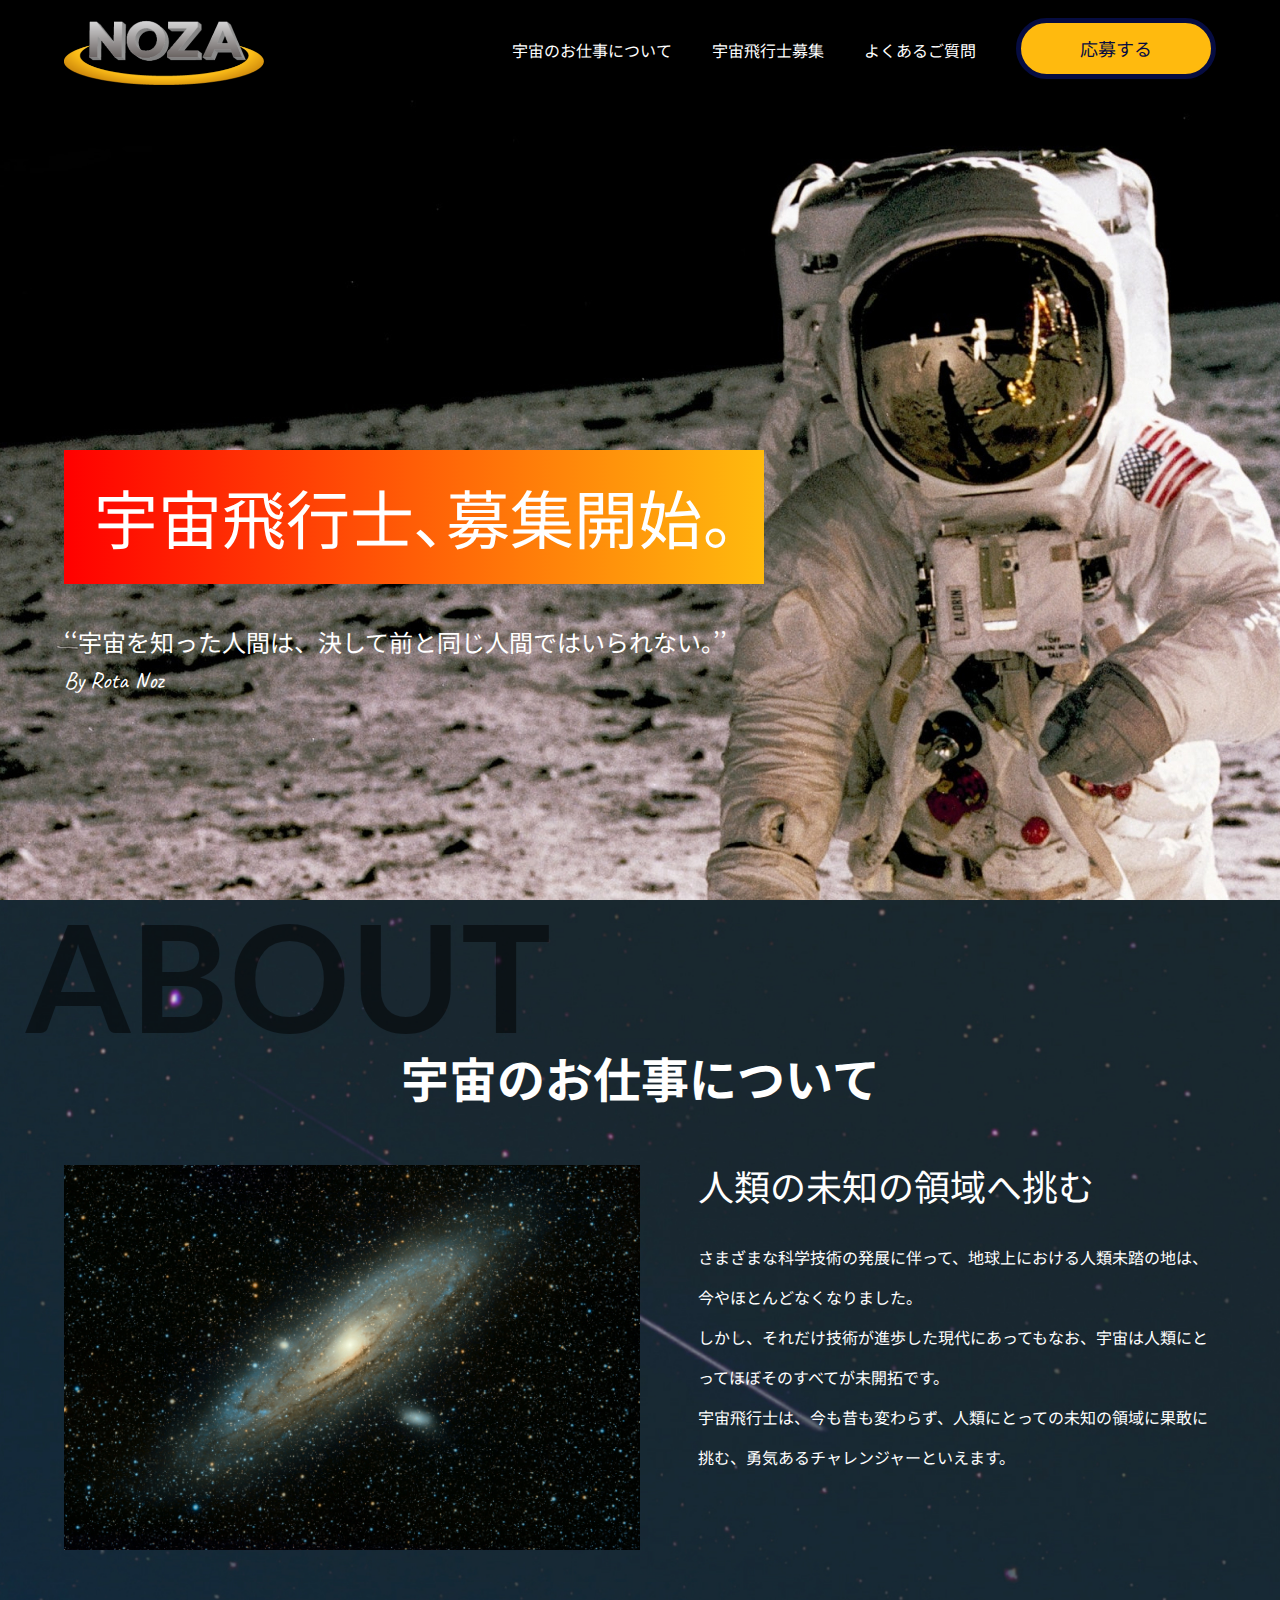
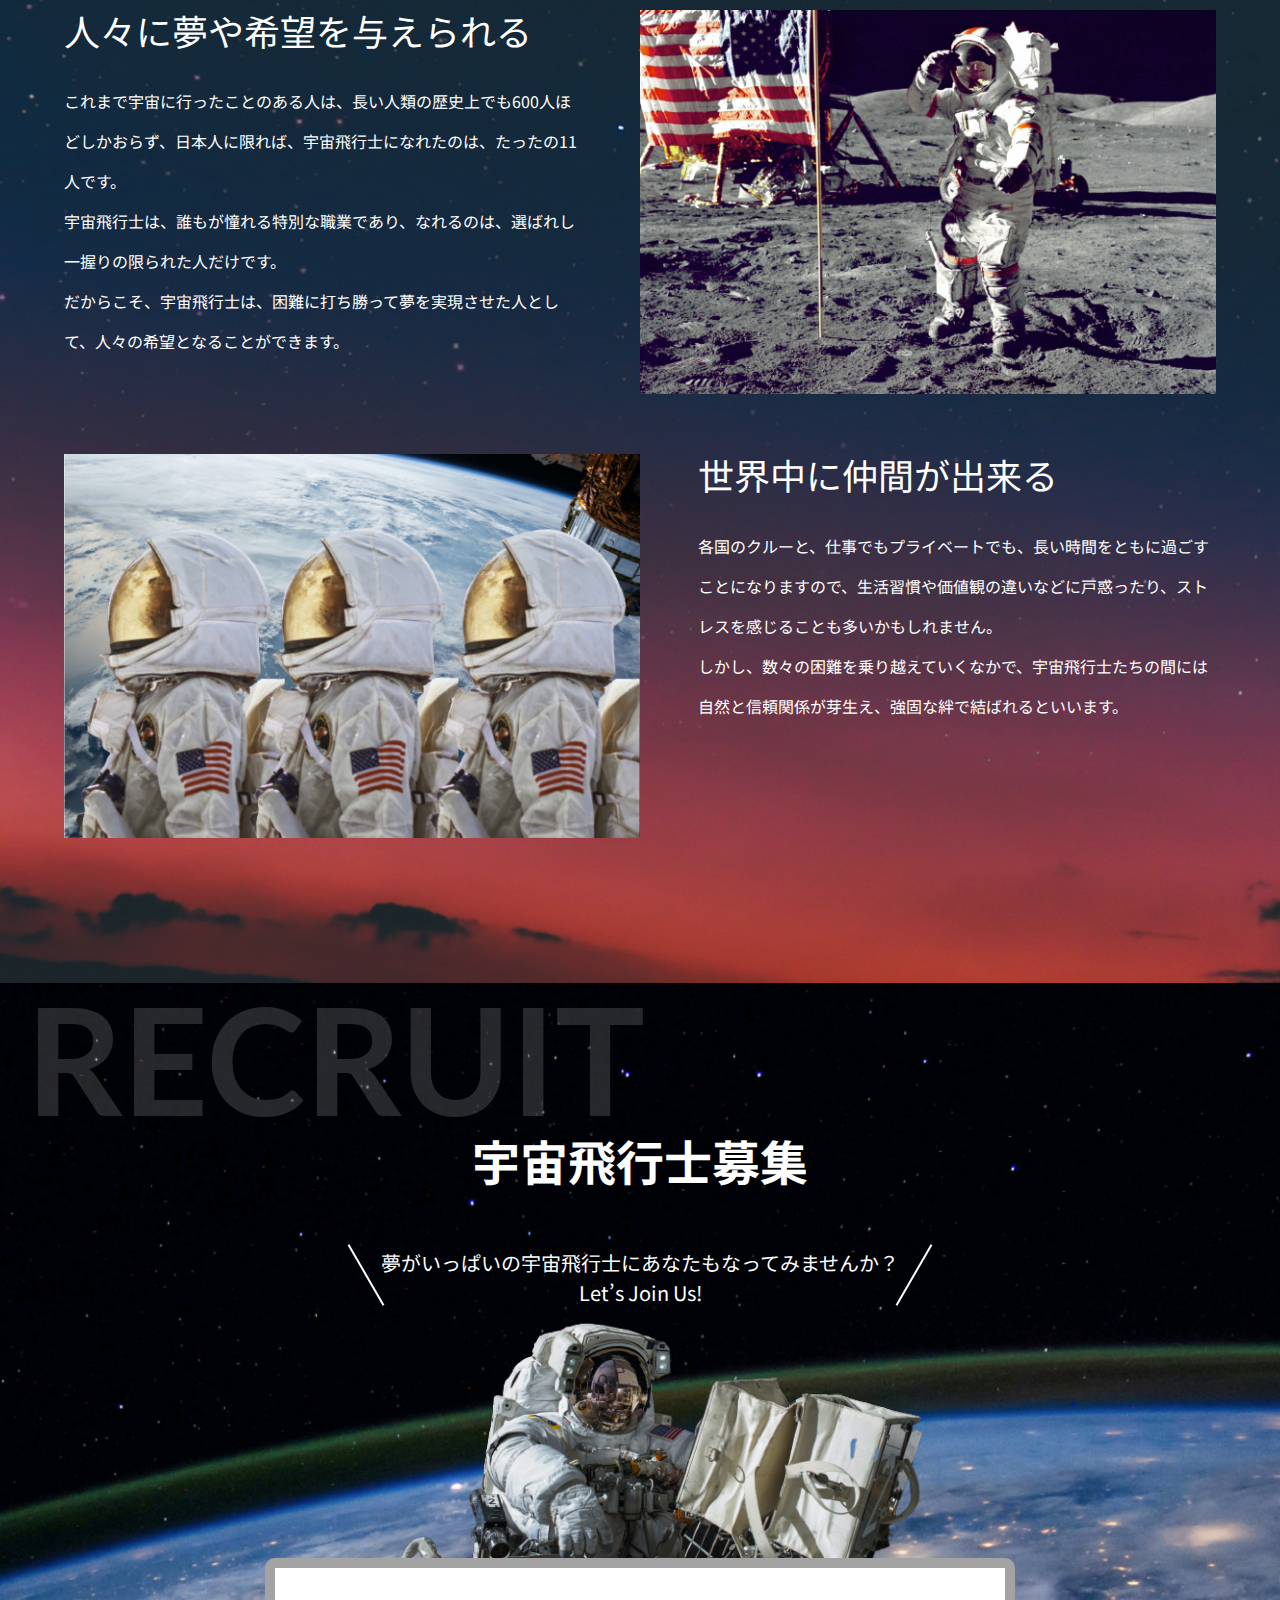
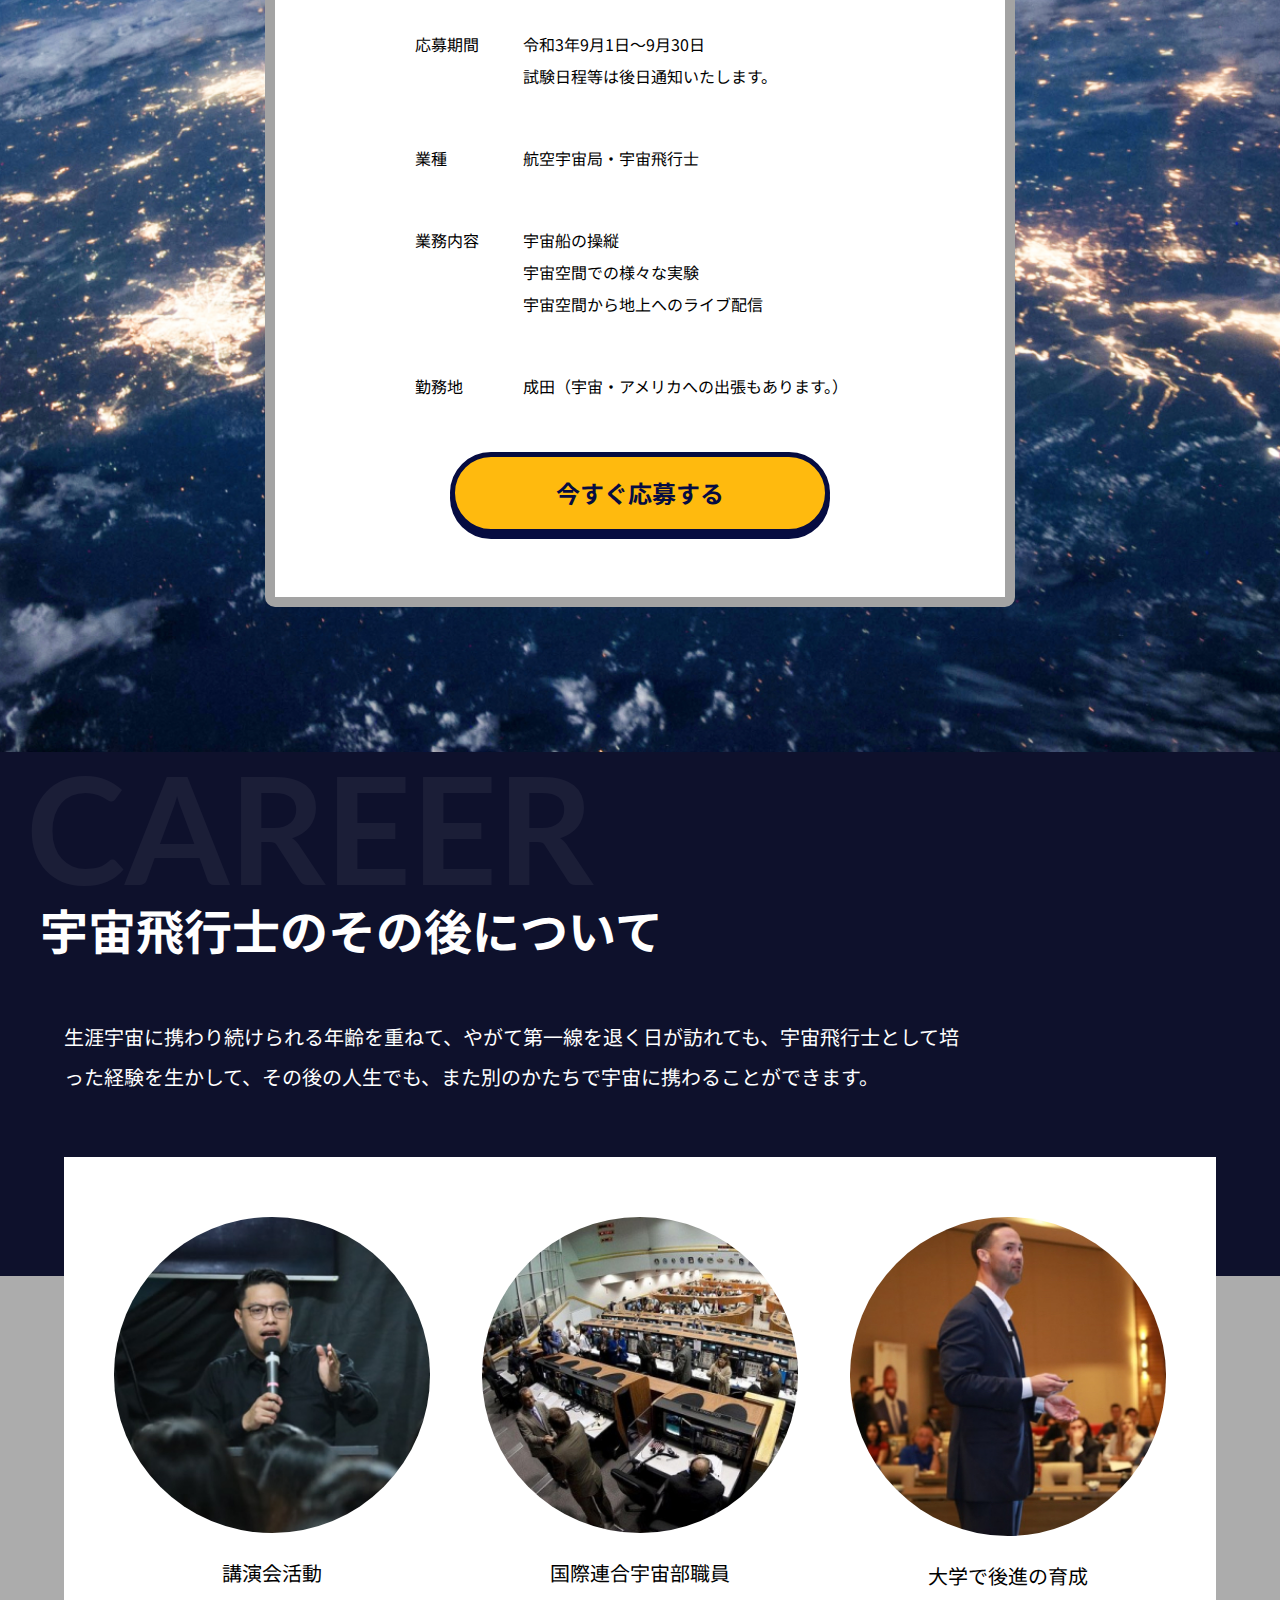
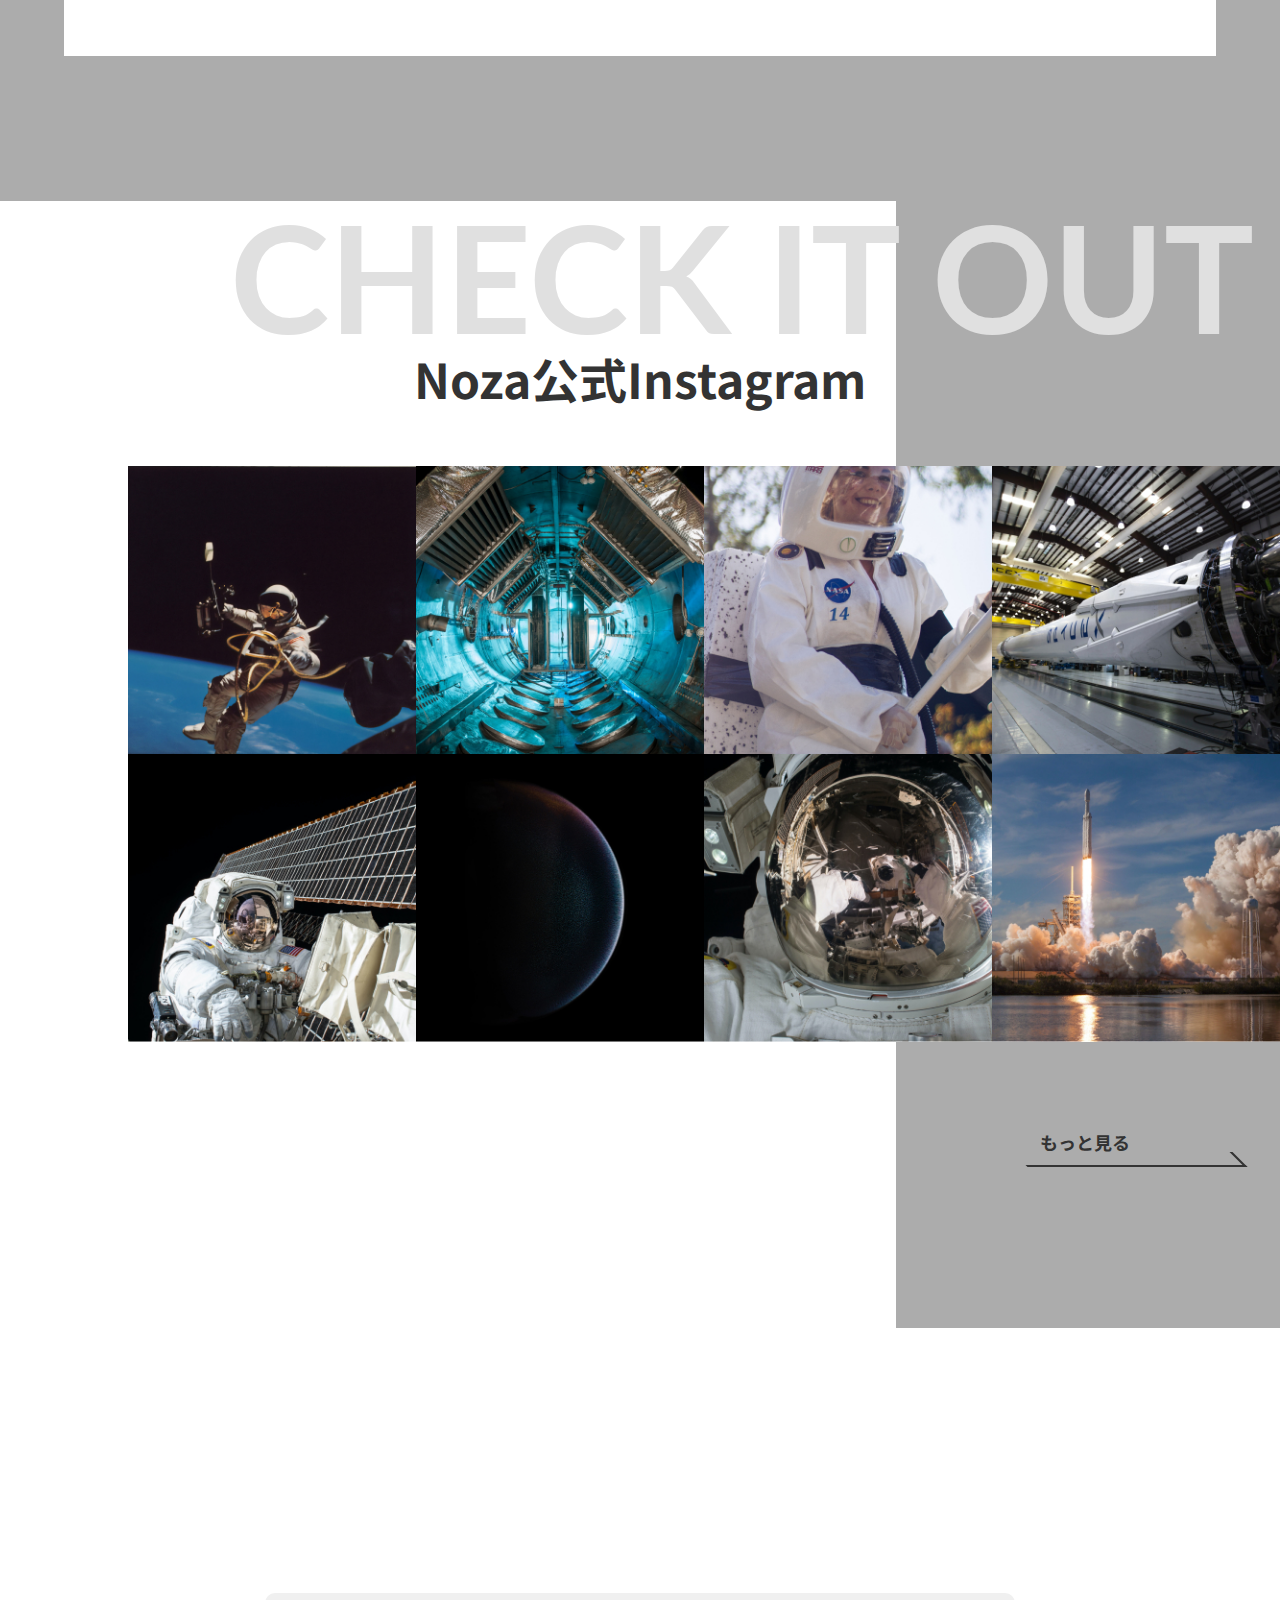
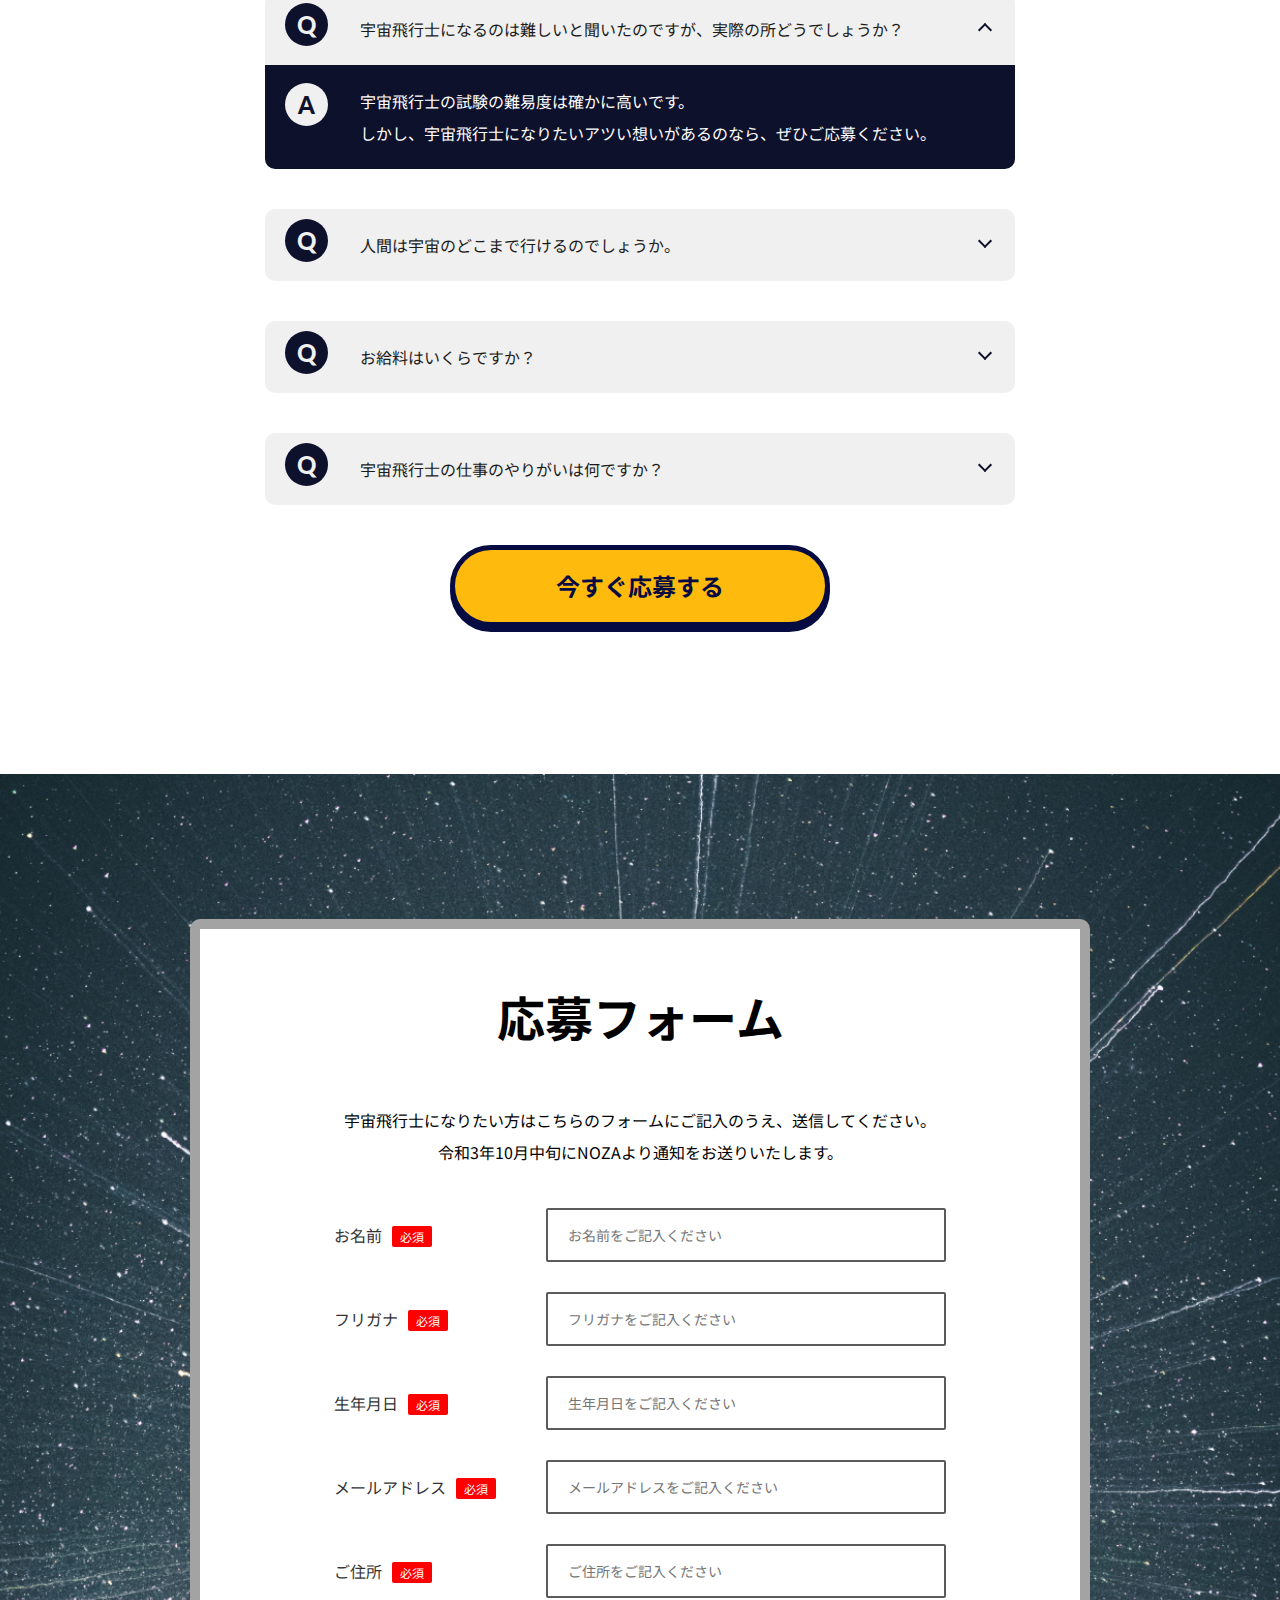
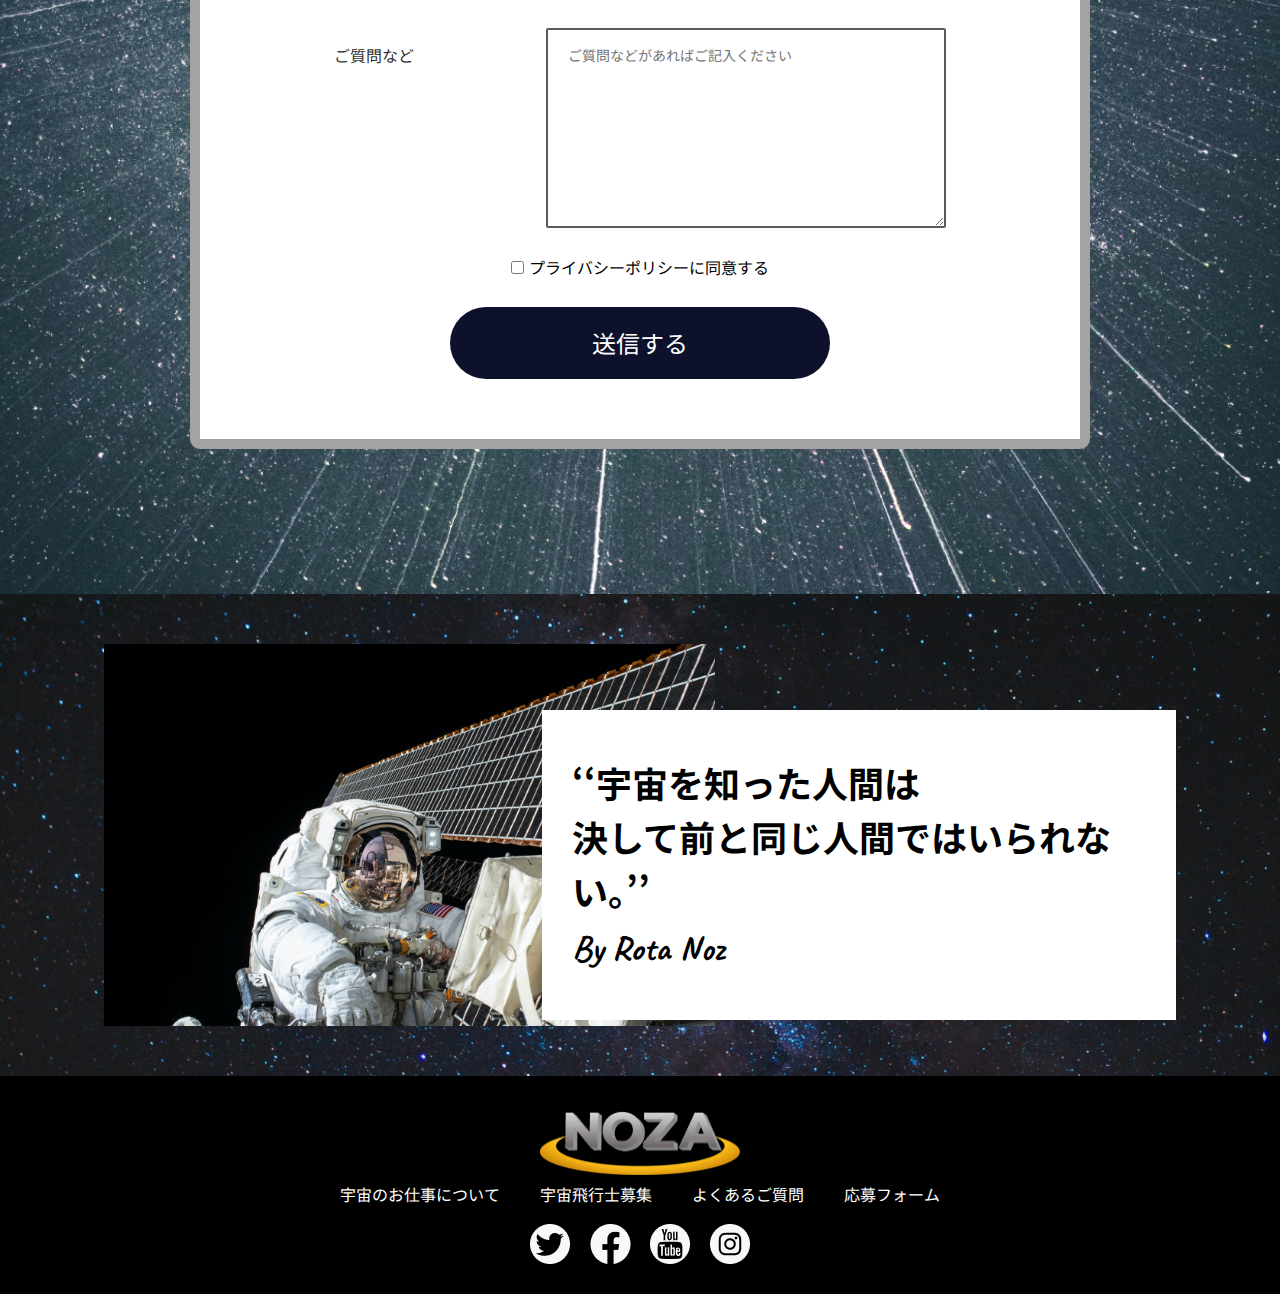
<file: noza/index.html>
<!DOCTYPE html>
<html lang="ja">
<head>
    <meta charset="UTF-8">
    <meta http-equiv="X-UA-Compatible" content="IE=edge">
    <meta name="viewport" content="width=device-width, initial-scale=1.0">
    <title>宇宙飛行士、募集開始。 | NOZA</title>
    <meta name="description" content="令和3年9月締切り！夢がいっぱいの宇宙飛行士にあなたもなってみませんか？">
    <link rel="icon" href="" type="image/png">
    <meta name="robots" content="noindex,nofollow">
    <!-- GoogleFonts -->
        <link rel="preconnect" href="https://fonts.googleapis.com">
        <link rel="preconnect" href="https://fonts.gstatic.com" crossorigin>
        <link href="https://fonts.googleapis.com/css2?family=Caveat&family=Lato:wght@700;900&family=Noto+Sans+JP:wght@400;500;700&family=Noto+Serif+JP:wght@700&display=swap" rel="stylesheet">
    <!-- resetcss + mycss -->
        <link rel="stylesheet" href="css/reset.css">
        <link rel="stylesheet" href="css/style.css">
</head>
<body>
<!-- ヘッダー -->
    <header id="header" class="header">
        <div class="header__wrap w1200 flex">
            <h1 class="header__logo"><a href=" #"><img src="img/logo.png" alt="NOZA"></a></h1>
            <button class="header__btn"><a href="#entry">応募する</a></button>
            <nav class="header__gNav gNav">
                <ul class="gNav__list flex">
                    <li class="gNav__item"><a href="#about">宇宙のお仕事<span class="sp">について</span></a></li>
                    <li class="gNav__item"><a href="#recruit">宇宙飛行士<span class="sp">募集</span></a></li>
                    <li class="gNav__item"><a href="#qanda">よくある<span class="sp">ご質問</span></a></li>
                </ul>
            </nav>
        </div><!-- /.header__wrap w1200 flex -->
    </header>
<!-- メインビュー -->
    <div class="mv">
        <div class="mv__wrap w1200">
        <div class="mv__inner">
            <div class="mv__slide">
                <p>宇宙飛行士、<span class="sp">募集開始。</span></p>
            </div><!-- /.mv__slide -->
            <p class="mv__text">‘‘宇宙を知った人間は、決して前と同じ人間ではいられない。’’
                <br><span class="rota">By Rota Noz</span>
            </p>
        </div><!-- /.mv__inner -->
    </div><!-- /.mv__wrap w1200 -->
    </div>
<!-- メインエリア -->
    <main>
    <!-- ABOUT -->
        <section id="about" class="about">
            <p class="about__titleBg titleBg">ABOUT</p>
            <h2 class="about__title">宇宙のお仕事について</h2>
            <div class="about__wrap w1200">
                <div class="about__card card flex">
                    <img src="img/about1.jpg" alt="" class="card__img">
                    <div class="card__inner">
                        <h3 class="card__title">人類の未知の領域へ挑む</h3>
                        <p class="card__text">さまざまな科学技術の発展に伴って、地球上における人類未踏の地は、今やほとんどなくなりました。
                            <br>しかし、それだけ技術が進歩した現代にあってもなお、宇宙は人類にとってほぼそのすべてが未開拓です。
                            <br>宇宙飛行士は、今も昔も変わらず、人類にとっての未知の領域に果敢に挑む、勇気あるチャレンジャーといえます。
                        </p>
                    </div><!-- /.card__inner -->
                </div><!-- /.about__card card flex -->
                <div class="about__card card flex">
                    <img src="img/about2.jpg" alt="" class="card__img">
                    <div class="card__inner">
                        <h3 class="card__title">人々に夢や希望を与えられる</h3>
                        <p class="card__text">これまで宇宙に行ったことのある人は、長い人類の歴史上でも600人ほどしかおらず、日本人に限れば、宇宙飛行士になれたのは、たったの11人です。
                            <br>宇宙飛行士は、誰もが憧れる特別な職業であり、なれるのは、選ばれし一握りの限られた人だけです。
                            <br>だからこそ、宇宙飛行士は、困難に打ち勝って夢を実現させた人として、人々の希望となることができます。
                        </p>
                    </div><!-- /.card__inner -->
                </div><!-- /.about__card card flex -->
                <div class="about__card card flex">
                    <img src="img/about3.jpg" alt="" class="card__img">
                    <div class="card__inner">
                        <h3 class="card__title">世界中に仲間が出来る</h3>
                        <p class="card__text">各国のクルーと、仕事でもプライベートでも、長い時間をともに過ごすことになりますので、生活習慣や価値観の違いなどに戸惑ったり、ストレスを感じることも多いかもしれません。
                            <br>しかし、数々の困難を乗り越えていくなかで、宇宙飛行士たちの間には自然と信頼関係が芽生え、強固な絆で結ばれるといいます。
                        </p>
                    </div><!-- /.card__inner -->
                </div><!-- /.about__card card flex -->
            </div><!-- /.about__wrap w1200 -->
        </section>
    <!-- RECRUIT -->
        <section id="recruit" class="recruit">
            <p class="recruit__titleBg titleBg">RECRUIT</p>
            <h2 class="recruit__title">宇宙飛行士募集</h2>
            <div class="recruit__wrap w750">
                <p class="recruit__text">夢がいっぱいの宇宙飛行士にあなたもなってみませんか？
                    <br>Let’s Join Us!
                </p>
                <img src="img/recruit1.png" alt="" class="recruit__img">
                <div class="recruit__inner">
                    <dl class="recruit__detail flex">
                        <dt class="recruit__dt">応募期間</dt>
                        <dd class="recruit__dd">令和3年9月1日～9月30日<br>試験日程等は後日通知いたします。</dd>
                    </dl>
                    <dl class="recruit__detail flex">
                        <dt class="recruit__dt">業種</dt>
                        <dd class="recruit__dd">航空宇宙局・宇宙飛行士</dd>
                    </dl>
                    <dl class="recruit__detail flex">
                        <dt class="recruit__dt">業務内容</dt>
                        <dd class="recruit__dd">宇宙船の操縦
                        <br>宇宙空間での様々な実験
                        <br>宇宙空間から地上へのライブ配信</dd>
                    </dl>
                    <dl class="recruit__detail flex">
                        <dt class="recruit__dt">勤務地</dt>
                        <dd class="recruit__dd">成田（宇宙・アメリカへの出張もあります。）</dd>
                    </dl>
                    <button class="recruit__btn"><a href="#entry">今すぐ応募する</a></button>
                </div><!-- /.recruit__inner --> 
           </div><!-- /.recruit__wrap w750 --> 
        </section>
    <!-- CAREER -->
        <section class="career">
            <p class="career__titleBg titleBg">CAREER</p>
            <h2 class="career__title">宇宙飛行士の<span class="sp">その後について</span></h2>
            <div class="career__wrap w1200">
                <p class="career__text">生涯宇宙に携わり続けられる年齢を重ねて、やがて第一線を退く日が訪れても、宇宙飛行士として培った経験を生かして、その後の人生でも、また別のかたちで宇宙に携わることができます。</p>
                <ul class="career__list flex">
                    <li class="career__item">
                        <figure class="career__figure">
                            <img src="img/career1.jpg" alt="" class="career__img">
                            <figcaption class="career__caption">講演会活動</figcaption>
                        </figure>
                    </li>
                    <li class="career__item">
                        <figure class="career__figure">
                            <img src="img/career2.jpg" alt="" class="career__img">
                            <figcaption class="career__caption">国際連合宇宙部職員</figcaption>
                        </figure>
                    </li>
                    <li class="career__item">
                        <figure class="career__figure">
                            <img src="img/career3.jpg" alt="" class="career__img">
                            <figcaption class="career__caption">大学で後進の育成</figcaption>
                        </figure>
                    </li>
                </ul>
            </div><!-- /.career__wrap w1200 --> 
        </section>
    <!-- INSTAGRAM -->
        <section class="instagram">
            <p class="instagram__titleBg titleBg">CHECK IT OUT</p>
            <h2 class="instagram__title">Noza公式Instagram</h2>
            <div class="instagram__wrap">
                <ul class="instagram__list flex">
                    <li class="instagram__item"><img class="instagram__img" src="img/insta1.jpg" alt=""></li>
                    <li class="instagram__item"><img class="instagram__img" src="img/insta2.jpg" alt=""></li>
                    <li class="instagram__item"><img class="instagram__img" src="img/insta3.jpg" alt=""></li>
                    <li class="instagram__item"><img class="instagram__img" src="img/insta4.jpg" alt=""></li>
                    <li class="instagram__item"><img class="instagram__img" src="img/insta5.jpg" alt=""></li>
                    <li class="instagram__item"><img class="instagram__img" src="img/insta6.jpg" alt=""></li>
                    <li class="instagram__item"><img class="instagram__img" src="img/insta7.jpg" alt=""></li>
                    <li class="instagram__item"><img class="instagram__img" src="img/insta8.jpg" alt=""></li>
                </ul>
                <a href="#"><p class="instagram__more">もっと見る</p></a>
            </div><!-- /.instagram__wrap --> 
        </section>
    <!-- QandA -->
        <section id="qanda" class="qanda">
            <p class="qanda__titleBg titleBg">Q&A</p>
            <h2 class="qanda__title">よくあるご質問</h2>
            <div id="accordion" class="qanda__wrap w750">
                <dl class="qanda__box">
                    <dt class="qanda__q">宇宙飛行士になるのは難しいと聞いたのですが、実際の所どうでしょうか？</dt>
                    <dd class="qanda__a">宇宙飛行士の試験の難易度は確かに高いです。
                        <br>しかし、宇宙飛行士になりたいアツい想いがあるのなら、ぜひご応募ください。</dd>
                </dl>
                <dl class="qanda__box">
                    <dt class="qanda__q">人間は宇宙のどこまで行けるのでしょうか。</dt>
                    <dd class="qanda__a">1960年代~1970年代に人類が月面着陸に成功したのは有名な話です。
                        <br>しかし地球から最も近い惑星である火星でさえも、人類は未だに足を踏み入れたことはありません。宇宙飛行士となり、共に可能性を切り開いていきましょう。</dd>
                </dl>
                <dl class="qanda__box">
                    <dt class="qanda__q">お給料はいくらですか？</dt>
                    <dd class="qanda__a">初年度の総支給は年間600万円です。
                        <br>ただし宇宙におけるミッション期間中はなんと、給料の100％がスペースミッション手当として支給されますので、お給料は倍になります！</dd>
                </dl>
                <dl class="qanda__box">
                    <dt class="qanda__q">宇宙飛行士の仕事のやりがいは何ですか？</dt>
                    <dd class="qanda__a">宇宙飛行士は宇宙という未知の領域に果敢に挑み、人々に夢や希望をあたえることの出来る大変やりがいのある仕事です。</dd>
                </dl>
                <button class="qanda__btn"><a href="#entry">今すぐ応募する</a></button>
            </div><!-- /.qanda__wrap w750 --> 
        </section>
    <!-- ENTRY -->
        <section class="entry" id="entry">
            <div class="entry__wrap">
                <h2 class="entry__title">応募フォーム</h2>
                <p class="entry__text">宇宙飛行士になりたい方はこちらのフォームにご記入のうえ、送信してください。
                    <br>令和3年10月中旬にNOZAより通知をお送りいたします。</p>
                <form action="" class="entry__form form">
                    <dl class="form__dl flex">
                        <dt class="form__dt required"><label for="name">お名前</label></dt>
                        <dd class="form__dd"><input id="name" type="text" name="yourname" placeholder="お名前をご記入ください"></dd>
                    </dl>
                    <dl class="form__dl flex">
                        <dt class="form__dt required"><label for="kana">フリガナ</label></dt>
                        <dd class="form__dd"><input id="kana" type="text" name="yourname" placeholder="フリガナをご記入ください"></dd>
                    </dl>
                    <dl class="form__dl flex">
                        <dt class="form__dt required"><label for="date">生年月日</label></dt>
                        <dd class="form__dd"><input id="date" type="text" name="yourdate" placeholder="生年月日をご記入ください"></dd>
                    </dl>
                    <dl class="form__dl flex">
                        <dt class="form__dt required"><label for="mail">メールアドレス</label></dt>
                        <dd class="form__dd"><input id="mail" type="email" name="mail" placeholder="メールアドレスをご記入ください"></dd>
                    </dl>
                    <dl class="form__dl flex">
                        <dt class="form__dt required"><label for="address">ご住所</label></dt>
                        <dd class="form__dd"><input id="address" type="text" name="address" placeholder="ご住所をご記入ください"></dd>
                    </dl>
                    <dl class="form__dl flex">
                        <dt class="form__dt"><label for="comment">ご質問など</label></dt>
                        <dd class="form__dd"><textarea id="comment" name="comment" placeholder="ご質問などがあればご記入ください"></textarea></dd>
                    </dl>
                    <input type="checkbox" name="policy" value="agree" id="policy"><label for="policy" class="form__policy">プライバシーポリシーに同意する</label>
                    <input class="form__btn" type="submit" name="go" value="送信する">
                </form>
            </div><!-- /.entry__wrap --> 
        </section>
    <!-- ENDING -->
        <section class="ending">
            <div class="ending__wrap">
                <img src="img/ending1.jpg" alt="" class="ending__img">
                <p class="ending__text">‘‘宇宙を知った人間は
                    <br>決して前と同じ人間ではいられない。’’
                <br><span class="rota">By Rota Noz</span></p>
            </div><!-- /.ending__wrap --> 
        </section>
    </main>
<!-- フッター -->
    <footer class="footer">
        <div class="footer__wrap">
            <a href="#"><img src="img/logo.png" alt="" class="footer__logo"></a>
            <nav class="footer__gNav gNav">
                <ul class="gNav__list flex">
                    <li class="gNav__item"><a href="#about">宇宙のお仕事について</a></li>
                    <li class="gNav__item"><a href="#recruit">宇宙飛行士募集</a></li>
                    <li class="gNav__item"><a href="#qanda">よくあるご質問</a></li>
                    <li class="gNav__item"><a href="#entry">応募フォーム</a></li>
                </ul>
            </nav>
            <ul class="footer__list flex">
                <li class="footer__item"><a href="#"><img src="img/i_twitter.png" alt="" class="footer__icon"></a></li>
                <li class="footer__item"><a href="#"><img src="img/i_facebook.png" alt="" class="footer__icon"></a></li>
                <li class="footer__item"><a href="#"><img src="img/i_youtube.png" alt="" class="footer__icon"></a></li>
                <li class="footer__item"><a href="#"><img src="img/i_instagram.png" alt="" class="footer__icon"></a></li>
            </ul>
        </div><!-- /.footer__wrap --> 
    </footer>
<!-- トップに戻るボタン -->
    <button id="topBtn" class="topbtn">
        <a href="#"><img src="img/pagetop.png" alt=""></a>
    </button>
    <!-- jQuery -->
    <script src="https://code.jquery.com/jquery-3.5.1.min.js"></script>
    <!-- myScript -->
    <script src="script.js"></script>
</body>
</html>
</file>
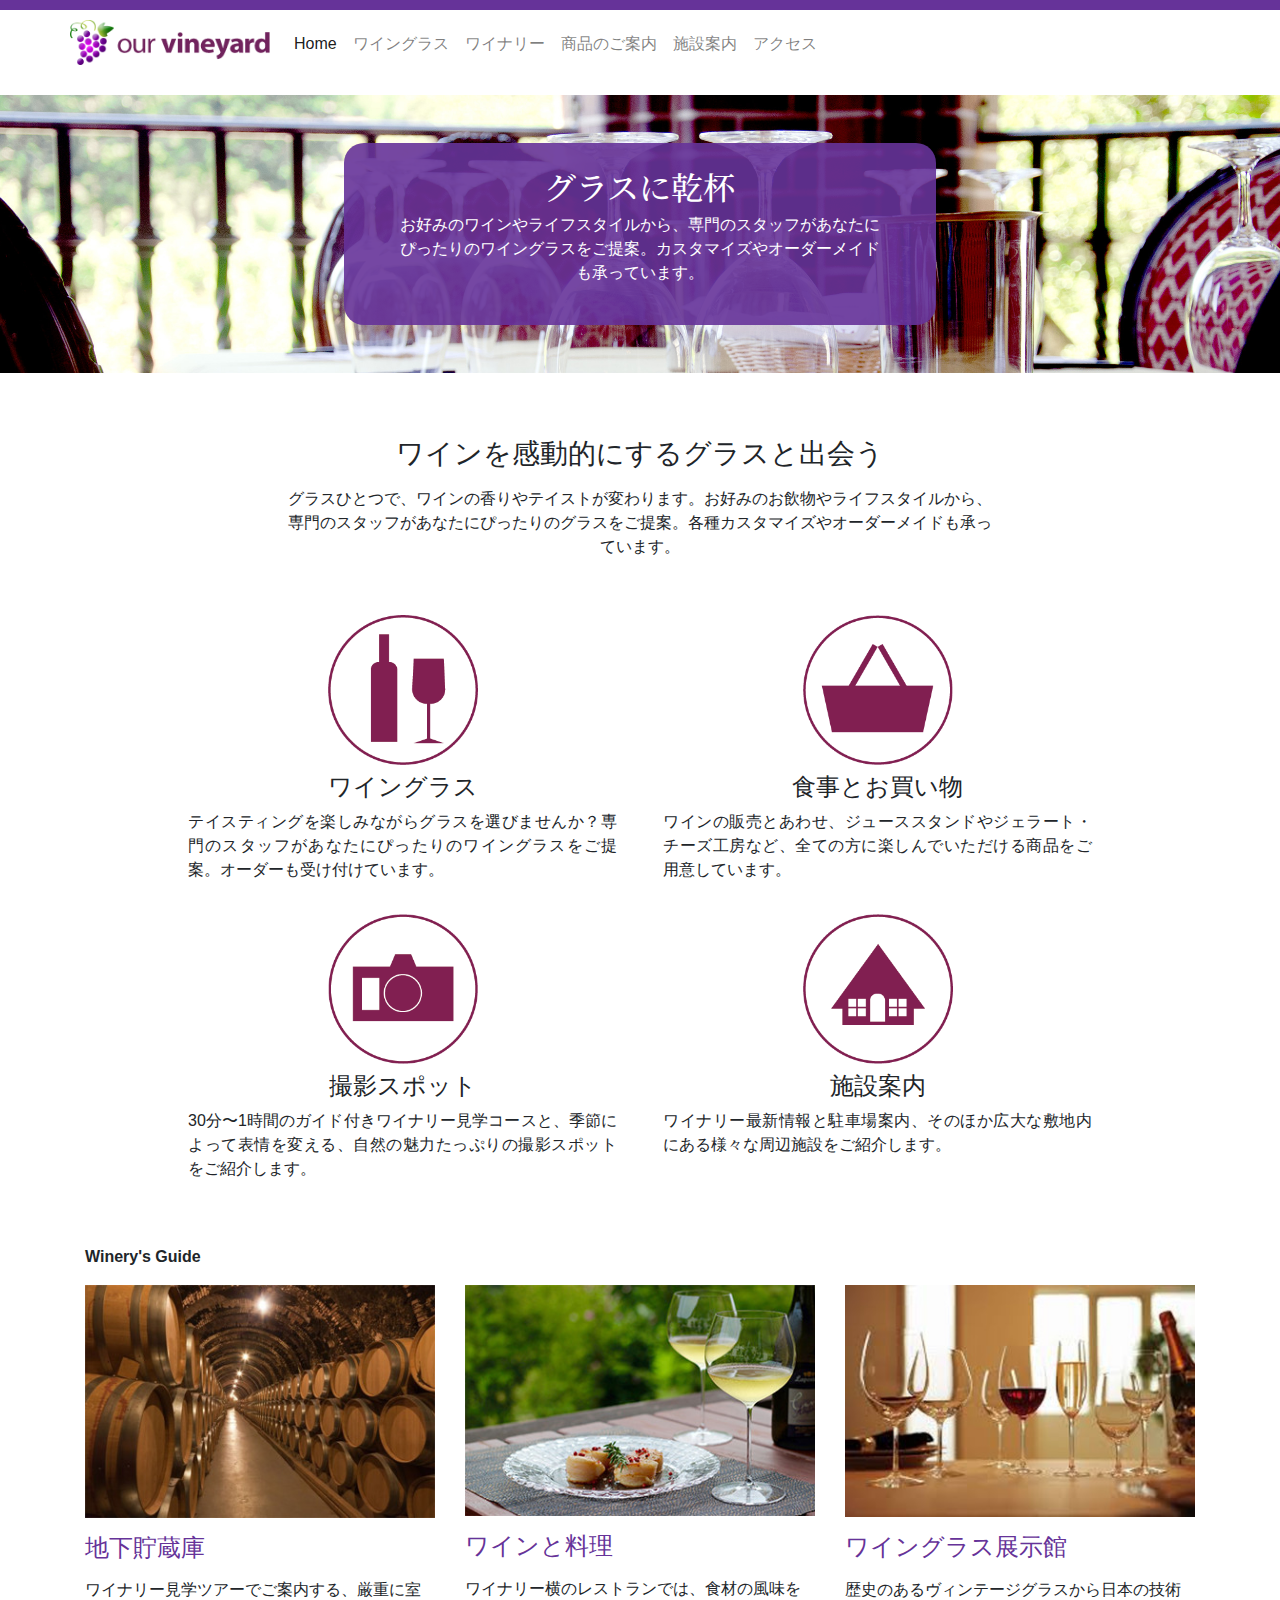
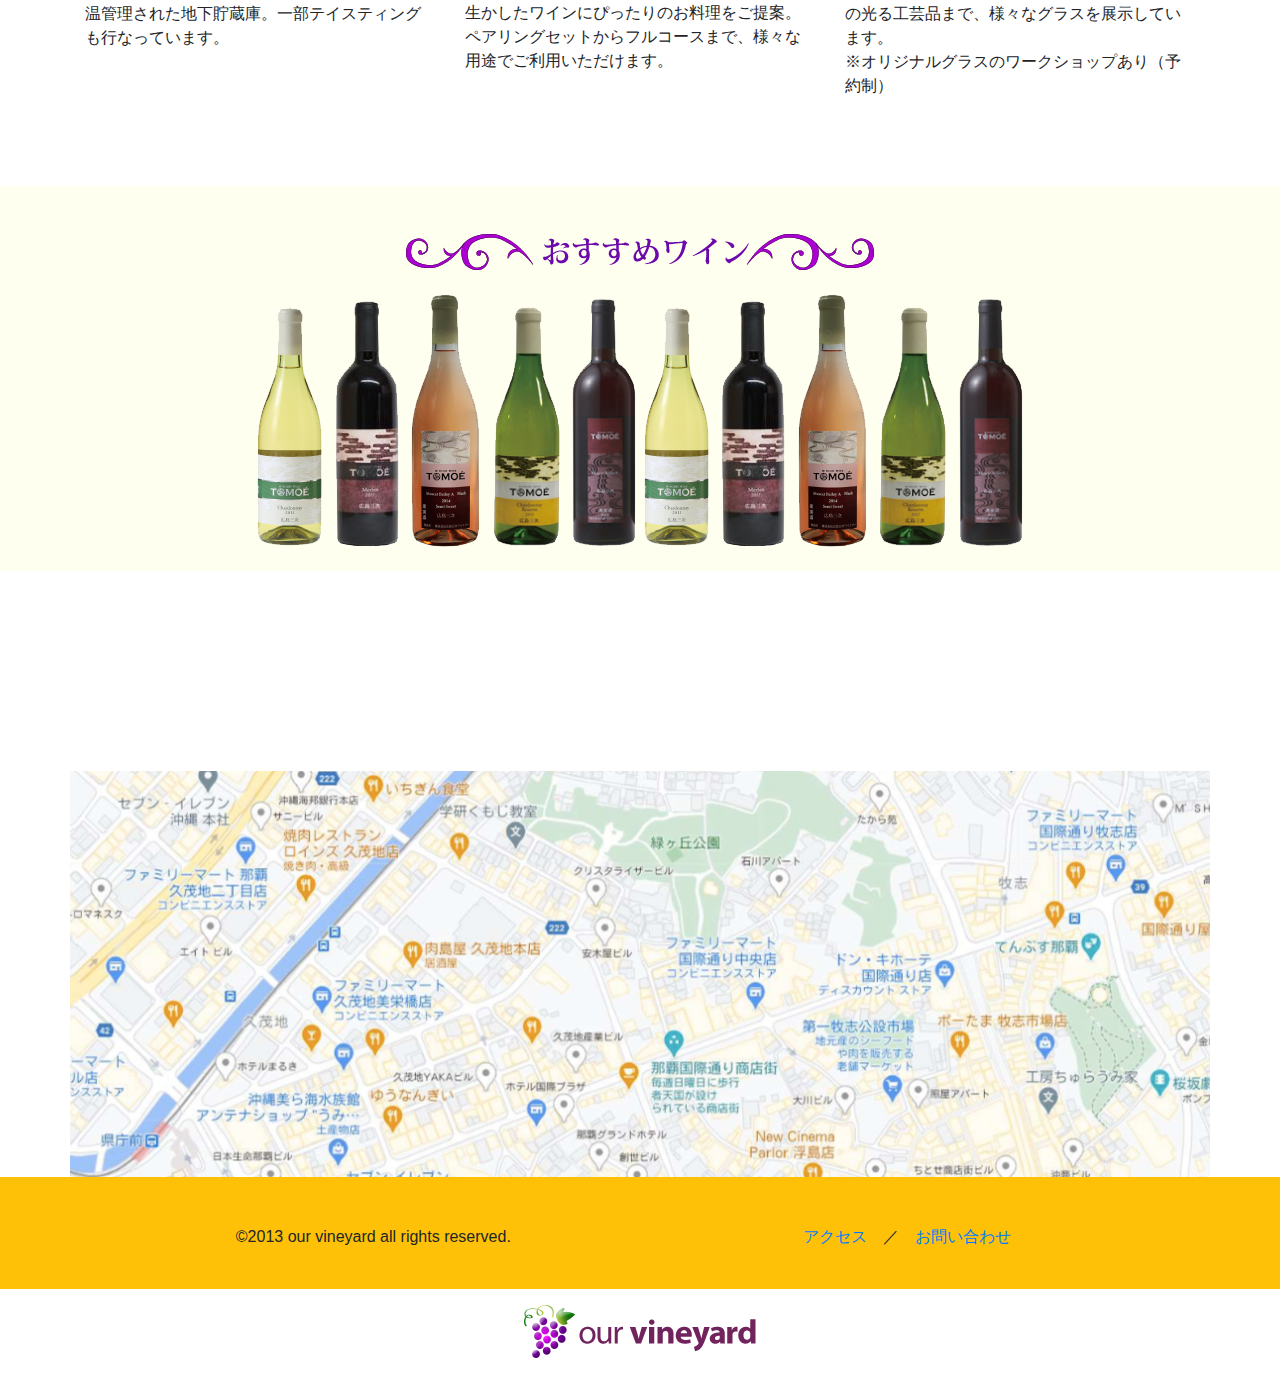
<file: ourvineyard/index.html>
<!DOCTYPE html>
<html lang="en">
<head>
<meta charset="UTF-8">
<meta http-equiv="X-UA-Compatible" content="IE=edge">
<meta name="viewport" content="width=device-width, initial-scale=1">
<title>our vineyard | ワインを感動的にするグラスと出会う</title>

<!-- Bootstrap -->
<link href="css/bootstrap-4.4.1.css" rel="stylesheet">
<link rel="stylesheet" href="css/style.css">
<link rel="preconnect" href="https://fonts.gstatic.com">
<link href="https://fonts.googleapis.com/css2?family=Noto+Serif+JP&display=swap" rel="stylesheet">
</head>
<body>
<!--ナビバー-->
<div class="container-fluid border-purple fixed-top bg-white">
    <nav class="navbar navbar-light bg-white max-width navbar-expand-md mx-auto p-0"> <a class="navbar-brand" href="#">
      <h1><img src="img/logo.png" alt="our vineyard" width="200" height="auto" class="mw-100"/></h1>
      </a>
      <button class="navbar-toggler" type="button" data-toggle="collapse" data-target="#navbarSupportedContent1" aria-controls="navbarSupportedContent1" aria-expanded="false" aria-label="Toggle navigation"> <span class="navbar-toggler-icon"></span> </button>
      <div class="collapse navbar-collapse" id="navbarSupportedContent1">
        <ul class="navbar-nav mr-auto">
          <li class="nav-item active"> <a class="nav-link" href="#">Home <span class="sr-only">(current)</span></a> </li>
          <li class="nav-item"><a class="nav-link" href="#">ワイングラス</a></li>
          <li class="nav-item"><a class="nav-link" href="#">ワイナリー</a></li>
          <li class="nav-item"><a class="nav-link" href="#">商品のご案内</a></li>
          <li class="nav-item"><a class="nav-link" href="#">施設案内</a></li>
          <li class="nav-item"><a class="nav-link" href="#">アクセス</a></li>
        </ul>
      </div>
    </nav>
</div>
<!--ヒーロー画像-->
<div class="jumbotron-fluid hero p-5">
  <div class="container bg-purple col-md-8 col-lg-6 py-4">
    <div class="row text-white text-center">
      <h2 class="col-10 offset-1">グラスに乾杯</h2>
      <p class="col-10 offset-1 px-lg-0">お好みのワインやライフスタイルから、専門のスタッフがあなたにぴったりのワイングラスをご提案。カスタマイズやオーダーメイドも承っています。</p>
    </div>
  </div>
</div>
<!--ワインを感動的にするグラスと出会う-->
<div class="container mt-5 mb-4">
  <div class="row text-center">
    <h3 class="col-md-8 offset-md-2 my-3 px-0">ワインを感動的にするグラスと出会う</h3>
    <p class="col-md-8 offset-md-2 px-4">グラスひとつで、ワインの香りやテイストが変わります。お好みのお飲物やライフスタイルから、専門のスタッフがあなたにぴったりのグラスをご提案。各種カスタマイズやオーダーメイドも承っています。</p>
  </div>
</div>

<!--丸アイコン-->
<div class="container">
  <div class="row text-center">
    <div class="col-6 col-sm-5 offset-sm-1 pt-3"><img src="img/btn4@2x.png" alt="ワイングラスとワインのイラスト" width="150" height="150" class="img-fluid">
      <h4 class="mt-2 menu-title">ワイングラス</h4>
      <p class="text-justify px-sm-2">テイスティングを楽しみながらグラスを選びませんか？専門のスタッフがあなたにぴったりのワイングラスをご提案。オーダーも受け付けています。</p>
    </div>
	  
    <div class="col-6 col-sm-5 pt-3"><img src="img/btn3@2x.png" alt="買い物カゴのイラスト" width="150" height="150" class="img-fluid">
      <h4 class="mt-2 menu-title">食事とお買い物</h4>
      <p class="text-justify px-sm-2">ワインの販売とあわせ、ジューススタンドやジェラート・チーズ工房など、全ての方に楽しんでいただける商品をご用意しています。</p>
    </div>
	  
    <div class="col-6 col-sm-5 offset-sm-1 pt-3"><img src="img/btn1@2x.png" alt="カメラのイラスト" width="150" height="150" class="img-fluid">
      <h4 class="mt-2 menu-title">撮影スポット</h4>
      <p class="text-justify px-sm-2">30分〜1時間のガイド付きワイナリー見学コースと、季節によって表情を変える、自然の魅力たっぷりの撮影スポットをご紹介します。</p>
    </div>
	  
    <div class="col-6 col-sm-5 pt-3"><img src="img/btn2@2x.png" alt="施設の外観のイラスト" width="150" height="150" class="img-fluid">
      <h4 class="mt-2 menu-title">施設案内</h4>
      <p class="text-justify px-sm-2">ワイナリー最新情報と駐車場案内、そのほか広大な敷地内にある様々な周辺施設をご紹介します。</p>
    </div>
  </div>
</div>
	
<!--ワイナリーガイド-->
<div class="container my-5">
  <div class="row">
    <p class="font-weight-bold offset-lg-0 offset-1 col-6">Winery's Guide</p>
  </div>
	
  <div class="row flex-column flex-lg-row pb-4">
    <div class="col-md-6 offset-md-3 col-lg-4 offset-lg-0 offset-1 col-10"> <img src="img/photo1.jpg" class="img-fluid mx-auto d-block" alt="樽が並んだ地下貯蔵庫の写真">
      <h4 class="my-3 text-purple text-justify">地下貯蔵庫</h4>
      <p>ワイナリー見学ツアーでご案内する、厳重に室温管理された地下貯蔵庫。一部テイスティングも行なっています。</p>
    </div>
    <div class="col-md-6 offset-md-3 col-lg-4 offset-lg-0 offset-1 col-10"> <img src="img/phptp2.jpg" class="img-fluid mx-auto d-block" alt="ワインの入ったグラスと料理の写真">
      <h4 class="my-3 text-purple text-justify">ワインと料理</h4>
      <p>ワイナリー横のレストランでは、食材の風味を生かしたワインにぴったりのお料理をご提案。ペアリングセットからフルコースまで、様々な用途でご利用いただけます。</p>
    </div>
    <div class="col-md-6 offset-md-3 col-lg-4 offset-lg-0 offset-1 col-10"> <img src="img/phptp3.jpg" class="img-fluid mx-auto d-block" alt="Placeholder image">
      <h4 class="my-3 text-purple text-justify">ワイングラス展示館</h4>
      <p>歴史のあるヴィンテージグラスから日本の技術の光る工芸品まで、様々なグラスを展示しています。<br>※オリジナルグラスのワークショップあり（予約制）</p>
    </div>
  </div>
</div>
	
<!--おすすめワイン-->
<div class="container-fluid bg-cream py-4 text-center">
  <img src="img/osusume.png" alt="おすすめワイン" class="py-4 img-fluid">
  <div class="container bg-cream px-0">
    <div class="row col-12 flex-lg-row justify-content-center m-auto">
		<div class="flex-lg-row justify-content-center"><img src="img/wine1.png" alt="tomoe白ワインの画像" class="px-1">
		<img src="img/wine2.png" alt="tomoe赤ワインの画像" class="px-1">
		<img src="img/wine3.png" alt="tomoeロゼワインの画像" class="px-1">
		<img src="img/wine4.png" alt="tomoe白ワインの画像" class="px-1">
		<img src="img/wine5.png" alt="限定tomoe赤ワインの画像" class="px-1">
		</div>
		
		<div class="flex-lg-row justify-content-center">
		<img src="img/wine1.png" alt="tomoe白ワインの画像" class="px-1">
		<img src="img/wine2.png" alt="tomoe赤ワインの画像" class="px-1">
		<img src="img/wine3.png" alt="tomoeロゼワインの画像" class="px-1">
		<img src="img/wine4.png" alt="tomoe白ワインの画像" class="px-1">
		<img src="img/wine5.png" alt="限定tomoe赤ワインの画像" class="px-1"> </div>
    </div>
  </div>
</div>
	
<!--固定画像・地図・フッター-->
<div class="container-fluid trentino"></div>
<img src="img/map.png" class="img-fluid map m-auto max-width" alt="ourvineyardまでの地図">
<div class="container-fluid bg-warning pt-5 pb-4">
      <div class="row flex-column flex-md-row text-center">
        <p class="col-lg-5 offset-lg-1">&copy;2013 our vineyard all rights reserved.</p>
        <p class="col-lg-5"><a href="#">アクセス</a>　／　<a href="#">お問い合わせ</a></p>
      </div>
</div>
<div class="container">
	  <img class="row m-auto d-block py-3" src="img/logo.png" alt="our vineyard">
</div>

<!-- jQuery (necessary for Bootstrap's JavaScript plugins) --> 
<script src="js/jquery-3.4.1.min.js"></script> 

<!-- Include all compiled plugins (below), or include individual files as needed --> 
<script src="js/popper.min.js"></script> 
<script src="js/bootstrap-4.4.1.js"></script>
</body>
</html>
</file>
<file: noza/css/style.css>
@charset "UTF-8";
html {
  scroll-behavior: smooth;
}

body {
  color: #fff;
  font-family: "Noto Sans JP", sans-serif;
}

h2 {
  padding-bottom: 60px;
  font-size: 48px;
  font-weight: bold;
  text-align: center;
}
@media (max-width: 1024px) {
  h2 {
    padding-left: 5%;
    padding-right: 5%;
    font-size: 32px;
  }
}
@media (max-width: 480px) {
  h2 {
    padding-bottom: 30px;
    font-size: 24px;
  }
}

section {
  padding-bottom: 145px;
  background-position: center center;
}
@media (max-width: 1024px) {
  section {
    padding-bottom: 90px;
  }
}
@media (max-width: 480px) {
  section {
    padding-bottom: 60px;
  }
}

img {
  -o-object-fit: cover;
     object-fit: cover;
}

.w750 {
  margin: 0 auto;
  width: 90%;
  max-width: 750px;
}

.w1200 {
  margin: 0 auto;
  width: 90%;
  max-width: 1200px;
}

.titleBg {
  padding: 0 2%;
  font-family: "Lato", sans-serif;
  font-size: 150px;
  font-weight: bold;
  line-height: 1;
}
@media (max-width: 1024px) {
  .titleBg {
    font-size: 80px;
  }
}
@media (max-width: 480px) {
  .titleBg {
    font-size: 56px;
  }
}

.red {
  background-color: red;
}

.rota {
  font-family: "Caveat", cursive;
}

.flex {
  display: flex;
}

@media (max-width: 480px) {
  .sp {
    display: block;
  }
}

.gNav {
  color: #fff;
}
.gNav__list {
  justify-content: center;
  align-items: center;
}
.gNav__item {
  padding: 10px 20px;
}
.gNav__item:first-child {
  padding-left: 0;
}
.gNav__item:last-child {
  padding-right: 0;
}
@media (max-width: 599px) {
  .gNav__item {
    font-size: 14px;
  }
}
.gNav a:hover {
  opacity: 0.8;
}

.header {
  padding: 15px 0;
  width: 100%;
  background: #000;
  position: fixed;
  z-index: 5;
}
@media (max-width: 1024px) {
  .header {
    padding: 10px 0 0;
  }
}
@media (max-width: 480px) {
  .header {
    padding: 5px 0 0;
  }
}
.header.active {
  background: rgba(0, 0, 0, 0.8);
}
.header__wrap {
  justify-content: space-between;
  align-items: center;
  flex-wrap: wrap;
}
.header a:hover {
  opacity: 0.8;
}
.header__logo img {
  width: 200px;
  height: auto;
  order: 1;
}
@media (max-width: 1024px) {
  .header__logo img {
    width: 150px;
  }
}
@media (max-width: 480px) {
  .header__logo img {
    width: 100px;
  }
}
.header__btn {
  padding-left: 40px;
  order: 3;
  /* きらんエフェクト */
}
@media (max-width: 1024px) {
  .header__btn {
    order: 2;
  }
}
@media (max-width: 480px) {
  .header__btn {
    padding-left: 10px;
  }
}
.header__btn a {
  border-radius: 100px;
  border: 5px solid #060C41;
  padding: 15px;
  width: 200px;
  text-align: center;
  text-decoration: none;
  background: #FFBA0E;
  color: #060C41;
  cursor: pointer;
  font-size: 18px;
  position: relative;
  overflow: hidden;
  display: inline-block;
}
@media (max-width: 480px) {
  .header__btn a {
    padding: 10px 0;
    width: 150px;
  }
}
.header__btn a::before {
  content: "";
  display: block;
  width: 100%;
  height: 100%;
  position: absolute;
  top: 0;
  left: -100%;
  background-image: linear-gradient(130deg, rgba(255, 255, 255, 0) 25%, rgba(255, 255, 255, 0.5) 50%, rgba(255, 255, 255, 0) 75%);
  transition: 0.5s;
}
.header__btn a:hover {
  opacity: 1;
}
.header__btn a:hover::before {
  left: 100%;
}
.header__gNav {
  margin-left: auto;
  order: 2;
}
@media (max-width: 1024px) {
  .header__gNav {
    order: 3;
    width: 100%;
  }
}
@media (max-width: 480px) {
  .header__gNav ul {
    justify-content: space-around;
  }
}
@media (max-width: 480px) {
  .header__gNav li {
    padding: 5px;
    text-align: center;
  }
}

.mv {
  height: 100vh;
  background-image: url(../img/bg_mv.jpg);
  background-repeat: no-repeat;
  background-size: cover;
  background-position: center center;
  position: relative;
  /* 左からスライドイン */
}
@media (max-width: 1024px) {
  .mv {
    background-position: right center;
  }
}
.mv__inner {
  position: absolute;
  top: 50%;
  left: 5%;
}
@media (max-width: 1024px) {
  .mv__inner {
    top: inherit;
    bottom: 30px;
  }
}
.mv__slide {
  margin-bottom: 40px;
  padding: 30px;
  background: linear-gradient(90deg, #ff0000 0%, #FFBB0E 100%);
  font-size: 64px;
  font-feature-settings: "palt";
  display: inline-block;
  -webkit-animation: SlideIn 1.6s;
          animation: SlideIn 1.6s;
}
@media (max-width: 1024px) {
  .mv__slide {
    margin-bottom: 20px;
    padding: 10px;
    font-size: 48px;
  }
}
@media (max-width: 599px) {
  .mv__slide {
    font-size: 40px;
  }
}
@-webkit-keyframes SlideIn {
  0% {
    opacity: 0;
    transform: translateX(-20px);
  }
  100% {
    opacity: 1;
    transform: translateX(0);
  }
}
@keyframes SlideIn {
  0% {
    opacity: 0;
    transform: translateX(-20px);
  }
  100% {
    opacity: 1;
    transform: translateX(0);
  }
}
.mv__text {
  font-size: 24px;
  line-height: 1.5;
}
@media (max-width: 1024px) {
  .mv__text {
    font-size: 18px;
  }
}

.about {
  background-image: url(../img/bg_about.jpg);
  background-repeat: no-repeat;
  background-size: cover;
}
.about__titleBg {
  color: #000;
  opacity: 50%;
}

.card {
  padding-bottom: 60px;
  justify-content: space-between;
}
@media (max-width: 480px) {
  .card {
    flex-direction: column;
  }
}
.card__img {
  width: 50%;
  height: auto;
}
@media (max-width: 480px) {
  .card__img {
    width: 100%;
  }
}
.card__inner {
  width: 45%;
}
@media (max-width: 480px) {
  .card__inner {
    width: 100%;
  }
}
.card__title {
  padding-bottom: 30px;
  font-size: 36px;
}
@media (max-width: 1024px) {
  .card__title {
    font-size: 24px;
  }
}
@media (max-width: 480px) {
  .card__title {
    padding: 10px 0 10px;
    font-size: 20px;
  }
}
.card__text {
  line-height: 2.5;
}
@media (max-width: 1024px) {
  .card__text {
    line-height: 1.7;
  }
}
@media (max-width: 480px) {
  .card__text {
    line-height: 1.5;
  }
}
.card:nth-of-type(2n) {
  flex-direction: row-reverse;
}
@media (max-width: 480px) {
  .card:nth-of-type(2n) {
    flex-direction: column;
  }
}
.card:last-of-type {
  padding-bottom: 0;
}

.recruit {
  background-image: url(../img/bg_recruit.jpg);
  background-repeat: no-repeat;
  background-size: cover;
}
.recruit__titleBg {
  color: #fff;
  opacity: 15%;
}
.recruit__text {
  margin: 0 auto;
  width: 100%;
  max-width: 550px;
  text-align: center;
  font-size: 20px;
  line-height: 1.5;
  position: relative;
  display: block;
}
.recruit__text::before, .recruit__text::after {
  content: "";
  background-color: #fff;
  width: 2px;
  height: 70px;
  position: absolute;
  left: 0;
  top: -8px;
  transform: rotate(-30deg);
}
.recruit__text::after {
  left: inherit;
  right: 0;
  transform: rotate(30deg);
}
@media (max-width: 1024px) {
  .recruit__text {
    font-size: 18px;
  }
  .recruit__text::before {
    left: 5%;
  }
  .recruit__text::after {
    right: 5%;
  }
}
@media (max-width: 480px) {
  .recruit__text {
    padding: 0 10px;
    font-size: 16px;
  }
  .recruit__text::before {
    top: 0;
  }
  .recruit__text::after {
    top: 0;
  }
}
.recruit__img {
  display: block;
  margin: 0 auto;
  max-width: 100%;
  height: auto;
}
.recruit__inner {
  padding: 60px 2%;
  background: #fff;
  color: #000;
  border: 10px solid #A3A3A3;
  border-radius: 10px;
}
@media (max-width: 480px) {
  .recruit__inner {
    padding: 30px 2%;
  }
}
.recruit__detail {
  width: 100%;
  max-width: 450px;
  margin: 0 auto;
  padding-bottom: 50px;
  line-height: 2;
}
@media (max-width: 480px) {
  .recruit__detail {
    padding-bottom: 20px;
    flex-direction: column;
    line-height: 1.5;
  }
}
.recruit__dt {
  width: 24%;
  font-weight: normal;
}
@media (max-width: 480px) {
  .recruit__dt {
    width: 100%;
    font-weight: bold;
  }
}
.recruit__btn {
  margin: 0 auto;
  display: block;
}
.recruit__btn a {
  border-radius: 100px;
  border: 5px solid #060C41;
  padding: 20px 100px;
  width: 380px;
  background: #FFBA0E;
  color: #060C41;
  font-size: 24px;
  font-weight: bold;
  line-height: 32px;
  text-align: center;
  text-decoration: none;
  cursor: pointer;
  display: inline-block;
  position: relative;
  overflow: hidden;
  box-shadow: 0px 5px #060C41;
}
@media (max-width: 480px) {
  .recruit__btn a {
    padding: 20px;
    width: 200px;
    font-size: 18px;
    font-weight: normal;
    line-height: 1;
  }
}
.recruit__btn a:hover {
  margin: 5px 0 -5px;
  box-shadow: none;
}

.career {
  background: linear-gradient(180deg, #0E112C 0%, #0E112C 50%, #ACACAC 50%, #ACACAC 100%);
}
.career__titleBg {
  color: #fff;
  opacity: 5%;
}
.career__title {
  margin: 0 auto;
  width: 100%;
  max-width: 1200px;
  text-align: left;
  display: block;
}
.career__wrap {
  font-size: 20px;
  line-height: 2;
}
@media (max-width: 1024px) {
  .career__wrap {
    font-size: 18px;
    line-height: 1.7;
  }
}
@media (max-width: 480px) {
  .career__wrap {
    font-size: 16px;
    line-height: 1.5;
  }
}
.career__text {
  max-width: 900px;
}
.career__list {
  margin-top: 60px;
  padding: 45px 50px;
  background: #fff;
  justify-content: space-between;
  flex-wrap: wrap;
}
@media (max-width: 1024px) {
  .career__list {
    padding: 30px 30px;
  }
}
@media (max-width: 480px) {
  .career__list {
    margin-top: 30px;
    flex-direction: column;
  }
}
.career__item {
  width: 30%;
}
@media (max-width: 480px) {
  .career__item {
    width: 100%;
  }
}
.career__figure {
  padding: 15px 0;
  text-align: center;
}
.career__img {
  border-radius: 50%;
  width: 100%;
}
.career__caption {
  padding-top: 20px;
  color: #000;
}

.instagram {
  background: linear-gradient(90deg, #fff 0%, #fff 70%, #ACACAC 70%, #ACACAC 100%);
}
.instagram__titleBg {
  color: #E0E0E0;
  text-align: right;
}
.instagram__title {
  color: #333333;
}
.instagram__wrap {
  margin: 0 auto;
  width: 100%;
  max-width: 1440px;
}
.instagram__list {
  flex-wrap: wrap;
  margin: 0 0 60px auto;
  width: 90%;
  max-width: 1200px;
}
@media (max-width: 480px) {
  .instagram__list {
    margin: 0;
    width: 100%;
  }
}
.instagram__item {
  position: relative;
  width: 25%;
}
.instagram__item::before {
  content: "";
  display: block;
  padding-top: 100%;
}
.instagram__img {
  position: absolute;
  width: 100%;
  height: 100%;
  top: 0;
  right: 0;
  bottom: 0;
  left: 0;
  margin: auto;
}
.instagram__more {
  margin: 0 20px 0 auto;
  padding: 30px 0;
  width: 220px;
  color: #333;
  font-size: 18px;
  font-weight: bold;
  position: relative;
}
@media (max-width: 1024px) {
  .instagram__more {
    font-size: 16px;
    font-weight: normal;
  }
}
@media (max-width: 480px) {
  .instagram__more {
    padding: 20px 0 5px;
  }
}
.instagram__more::after {
  content: "";
  border: none;
  border-right: 3px solid #333;
  border-bottom: 2px solid #333;
  width: 220px;
  height: 15px;
  display: block;
  position: absolute;
  top: 50px;
  right: 20px;
  transform: skew(45deg);
  transition: 0.3s;
}
.instagram__more:hover::after {
  width: 240px;
  right: 0;
}
.instagram__more a:hover {
  opacity: 0.8;
}

.qanda {
  background-image: url(../img/bg_qanda.jpg);
  background-repeat: no-repeat;
  background-size: cover;
  background-attachment: fixed;
}
.qanda__titleBg {
  color: #fff;
  opacity: 20%;
  text-align: center;
}
.qanda__box {
  margin-bottom: 40px;
  text-align: left;
  font-weight: normal;
  line-height: 2;
}
@media (max-width: 1024px) {
  .qanda__box {
    line-height: 1.7;
  }
}
@media (max-width: 480px) {
  .qanda__box {
    line-height: 1.5;
  }
}
.qanda__q {
  border-radius: 10px;
  padding: 20px 40px 20px 95px;
  background: #F0F0F0;
  color: #1A1A1A;
  font-weight: normal;
  cursor: pointer;
  transition: 0.5s;
  position: relative;
}
@media (max-width: 480px) {
  .qanda__q {
    padding: 20px 40px 20px 65px;
  }
}
.qanda__q.open {
  border-radius: 10px 10px 0 0;
  transition: 0.2s;
}
.qanda__q:before {
  content: "Q";
  border-radius: 50%;
  padding: 4px 0 0 12px;
  width: 43px;
  height: 43px;
  background: #0E112C;
  font-size: 24px;
  line-height: 1.5;
  font-family: "Lato", sans-serif;
  font-weight: 900;
  color: #F0F0F0;
  position: absolute;
  left: 20px;
  top: 10px;
}
@media (max-width: 480px) {
  .qanda__q:before {
    left: 10px;
  }
}
.qanda__q:after {
  content: "";
  width: 10px;
  height: 10px;
  border-top: solid 2px #0E112C;
  border-right: solid 2px #0E112C;
  position: absolute;
  right: 25px;
  top: 38%;
  transition: all 0.2s ease-in-out;
  display: block;
  transform: rotate(135deg);
}
.qanda__q.open:after {
  transform: rotate(-45deg);
  top: 45%;
}
.qanda__a {
  padding: 20px 20px 20px 95px;
  background: #0E112C;
  border-radius: 0 0 10px 10px;
  position: relative;
}
@media (max-width: 480px) {
  .qanda__a {
    padding: 10px 20px 20px 65px;
  }
}
.qanda__a:before {
  content: "A";
  border-radius: 50%;
  padding: 10px 0 0 13px;
  width: 43px;
  height: 43px;
  background: #f0f0f0;
  color: #0E112C;
  line-height: 1;
  font-size: 24px;
  font-family: "Lato", sans-serif;
  font-weight: 900;
  position: absolute;
  left: 20px;
  top: 18px;
}
@media (max-width: 480px) {
  .qanda__a:before {
    left: 10px;
  }
}
.qanda__btn {
  display: block;
  margin: 0 auto;
}
.qanda__btn a {
  display: inline-block;
  width: 380px;
  color: #060C41;
  cursor: pointer;
  font-size: 24px;
  line-height: 32px;
  font-weight: bold;
  padding: 20px 100px;
  background: #FFBA0E;
  text-align: center;
  text-decoration: none;
  border-radius: 100px;
  border: 5px solid #060C41;
  position: relative;
  overflow: hidden;
  box-shadow: 0px 5px #060C41;
}
@media (max-width: 480px) {
  .qanda__btn a {
    padding: 20px;
    width: 200px;
    font-size: 18px;
    font-weight: normal;
    line-height: 1;
  }
}
.qanda__btn a:hover {
  margin: 5px 0 -5px;
  box-shadow: none;
}

.entry {
  padding-top: 145px !important;
  background-image: url(../img/bg_entry.jpg);
  background-repeat: no-repeat;
  background-size: cover;
}
@media (max-width: 1024px) {
  .entry {
    padding-top: 90px !important;
  }
}
.entry__wrap {
  margin: 0 auto;
  border: 10px solid #A3A3A3;
  border-radius: 10px;
  padding: 60px 0;
  width: 90%;
  max-width: 900px;
  background: #fff;
  color: #000;
  text-align: center;
}
@media (max-width: 480px) {
  .entry__wrap {
    padding: 30px 0;
  }
}
.entry__text {
  padding-bottom: 40px;
  line-height: 2;
}
@media (max-width: 480px) {
  .entry__text {
    line-height: 1.7;
  }
}
@media (max-width: 480px) {
  .entry__text {
    line-height: 1.5;
  }
}

.form {
  margin: 0 auto;
  width: 90%;
  max-width: 612px;
}
.form__dl {
  justify-content: space-between;
  text-align: left;
}
@media (max-width: 599px) {
  .form__dl {
    flex-direction: column;
  }
}
.form__dt {
  color: #333333;
  font-weight: normal;
  line-height: 54px;
  width: 250px;
}
@media (max-width: 599px) {
  .form__dt {
    line-height: 2;
  }
}
@media (max-width: 480px) {
  .form__dt {
    width: 100%;
  }
}
.form__dt.required:after {
  content: "必須";
  margin-left: 10px;
  padding: 2px 8px;
  background: #ff0000;
  border-radius: 2px;
  font-size: 12px;
  color: #ffffff;
}
.form__dd {
  padding-bottom: 30px;
  width: 100%;
  max-width: 400px;
  font-size: 14px;
}
@media (max-width: 599px) {
  .form__dd {
    padding-bottom: 10px;
    max-height: 100%;
  }
}
@media (max-width: 480px) {
  .form__policy {
    font-size: 14px;
  }
}
.form__btn {
  margin-top: 28px;
  width: 380px;
  line-height: 72px;
  background: #0E112C;
  font-size: 24px;
  text-align: center;
  color: #fff;
  border-radius: 100px;
}
@media (max-width: 480px) {
  .form__btn {
    padding: 20px;
    width: 200px;
    line-height: 1;
  }
}
.form__btn:hover {
  opacity: 0.8;
  color: #FFBA0E;
}

input[type=text],
input[type=email],
textarea {
  text-align: left;
  padding-left: 20px;
  border: 2px solid #5B5B5B;
  border-radius: 2px;
  width: 100%;
  max-width: 400px;
  line-height: 50px;
  color: #A4A4A4;
}
@media (max-width: 480px) {
  input[type=text],
input[type=email],
textarea {
    padding-left: 5px;
  }
}

textarea {
  height: 200px;
}

input[type=checkbox] {
  margin: 0 5px 5px 0;
}

.ending {
  background-image: url(../img/bg_ending.jpg);
  background-repeat: no-repeat;
  background-size: cover;
  padding-bottom: 0 !important;
}
.ending__wrap {
  margin: 0 auto;
  width: 90%;
  max-width: 1440px;
  position: relative;
}
@media (max-width: 599px) {
  .ending__wrap {
    width: 100%;
  }
}
.ending__img {
  padding: 50px 40px;
  width: 60%;
  max-width: 800px;
}
@media (max-width: 1024px) {
  .ending__img {
    padding: 50px 0;
  }
}
.ending__text {
  padding: 45px 30px;
  width: 55%;
  background: #fff;
  color: #000;
  font-size: 36px;
  line-height: 150%;
  font-weight: bold;
  display: block;
  position: absolute;
  top: calc(50% - 125px);
  right: 40px;
}
@media (max-width: 1024px) {
  .ending__text {
    padding: 20px;
    font-size: 24px;
    top: inherit;
    bottom: 30px;
    right: 0;
  }
}
@media (max-width: 599px) {
  .ending__text {
    padding: 10px;
    font-size: 16px;
  }
}

.footer {
  background: #000;
  text-align: center;
}
.footer__wrap {
  margin: 0 auto;
  width: 90%;
  max-width: 1440px;
}
.footer__logo {
  padding-top: 30px;
  width: 200px;
  height: auto;
}
.footer__logo:hover {
  opacity: 0.8;
}
@media (max-width: 1024px) {
  .footer__gNav ul {
    flex-direction: column;
  }
}
@media (max-width: 1024px) {
  .footer__gNav li {
    padding: 10px 0;
  }
}
.footer__list {
  padding: 10px 0 30px;
  justify-content: center;
}
.footer__item {
  margin: 0 10px;
  width: 40px;
  height: 40px;
}
.footer__item a:hover {
  opacity: 0.8;
}

.topbtn {
  text-align: center;
  position: fixed;
  bottom: 15px;
  right: 2%;
  display: none;
  transition: 0.5s;
  z-index: 20;
}
.topbtn.active {
  display: block;
}
@media (max-width: 480px) {
  .topbtn.active {
    display: none;
  }
}
@media (max-width: 599px) {
  .topbtn img {
    width: 100px;
    height: auto;
  }
}/*# sourceMappingURL=style.css.map */
</file>
<file: ourvineyard/css/style.css>
@charset "UTF-8";

body {
	margin-top: 95px;
}

h2 {
	font-family: 'Noto Serif JP', serif;
}

.text-purple {
	color: rgb(102, 51, 153);
}

.bg-purple {
	background: rgba(102, 51, 153, .9);
	border-radius: 20px;
}

.bg-cream {
	background-color: ivory;
}

.border-purple {
	border-top: 10px solid rebeccapurple;
}

.jumbotron {
	background: center no-repeat;
	background-size: cover;
}


.trentino {
	background-image: url("../img/trentino.jpg");
	background-repeat: no-repeat;
	background-position: center;
	background-size: cover;
	background-attachment: fixed;
	height: 200px;
}

.map {
	display: block;
	margin: 0 auto;
	width: 100%;
}

.max-width {
	max-width: 1140px
}

@media (max-width: 575.98px) {
	.menu-title {
		font-size: 1.1rem;
	}
}
</file>
